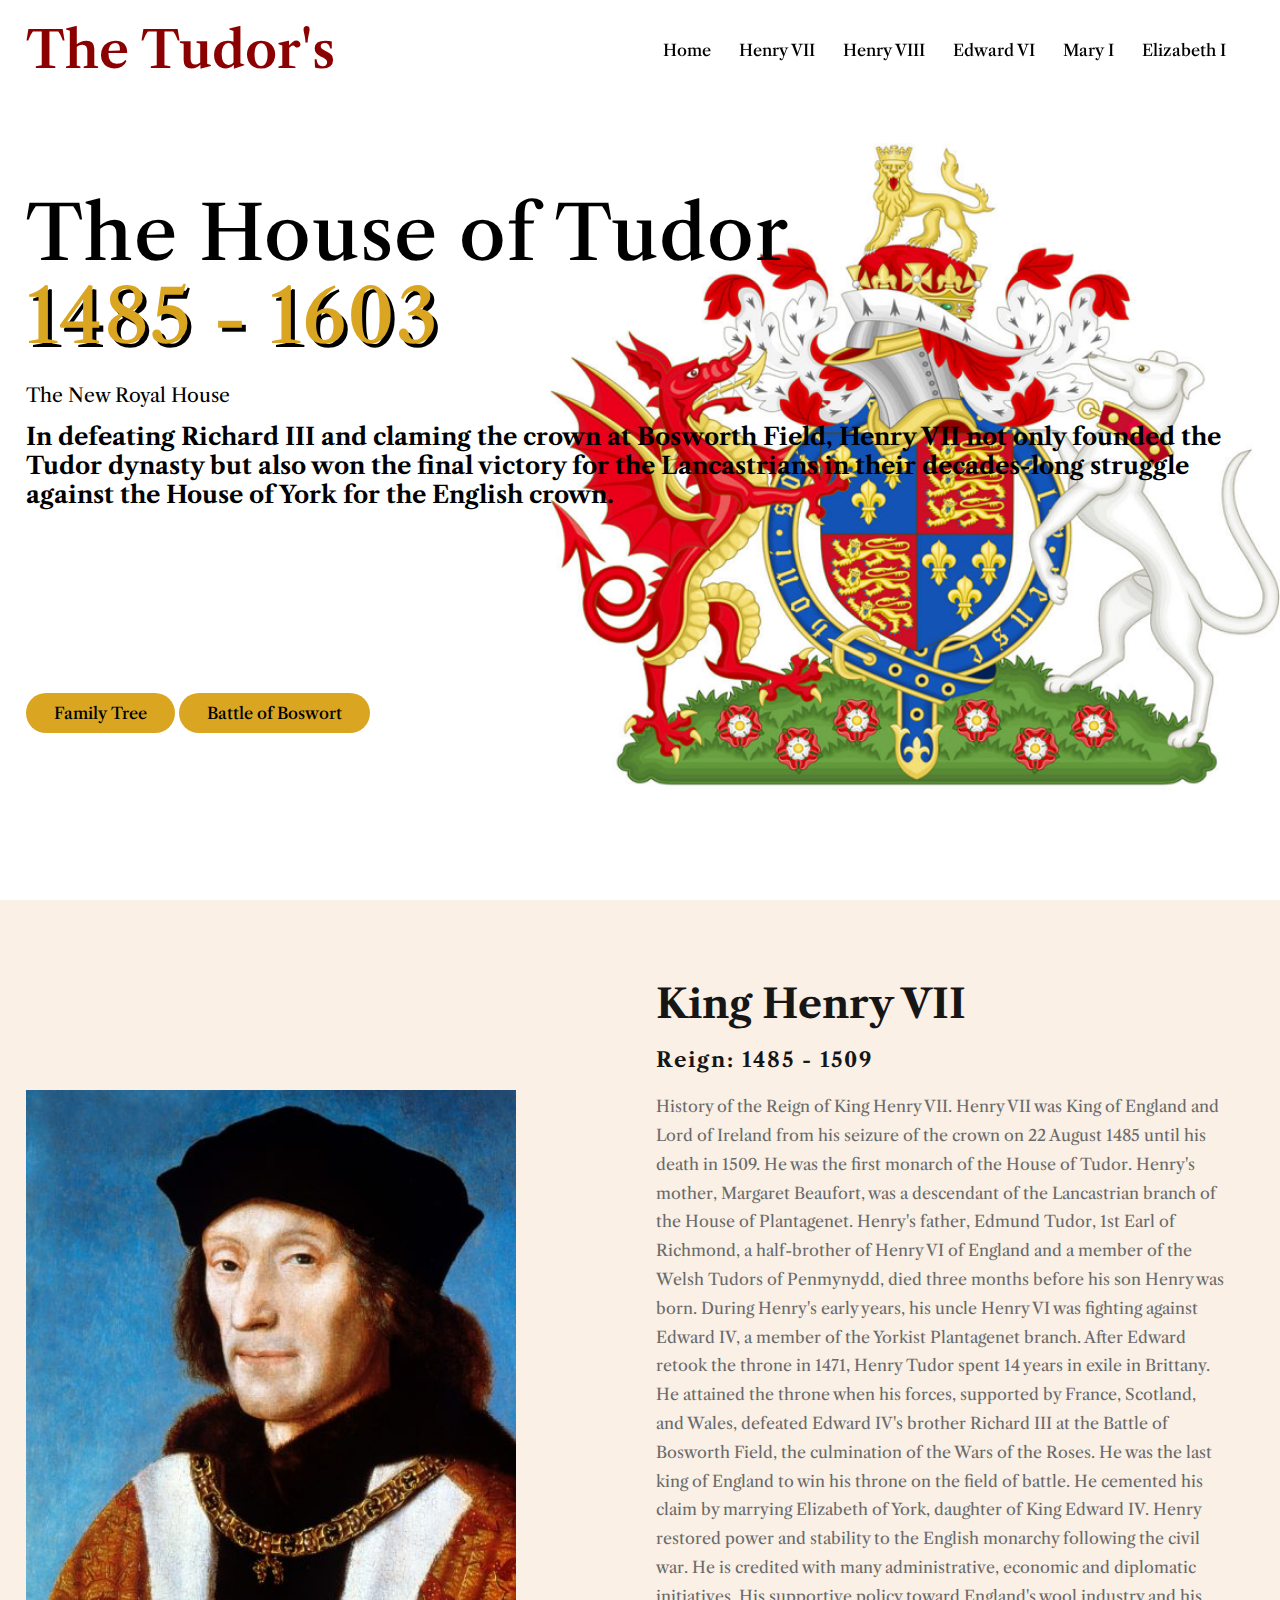
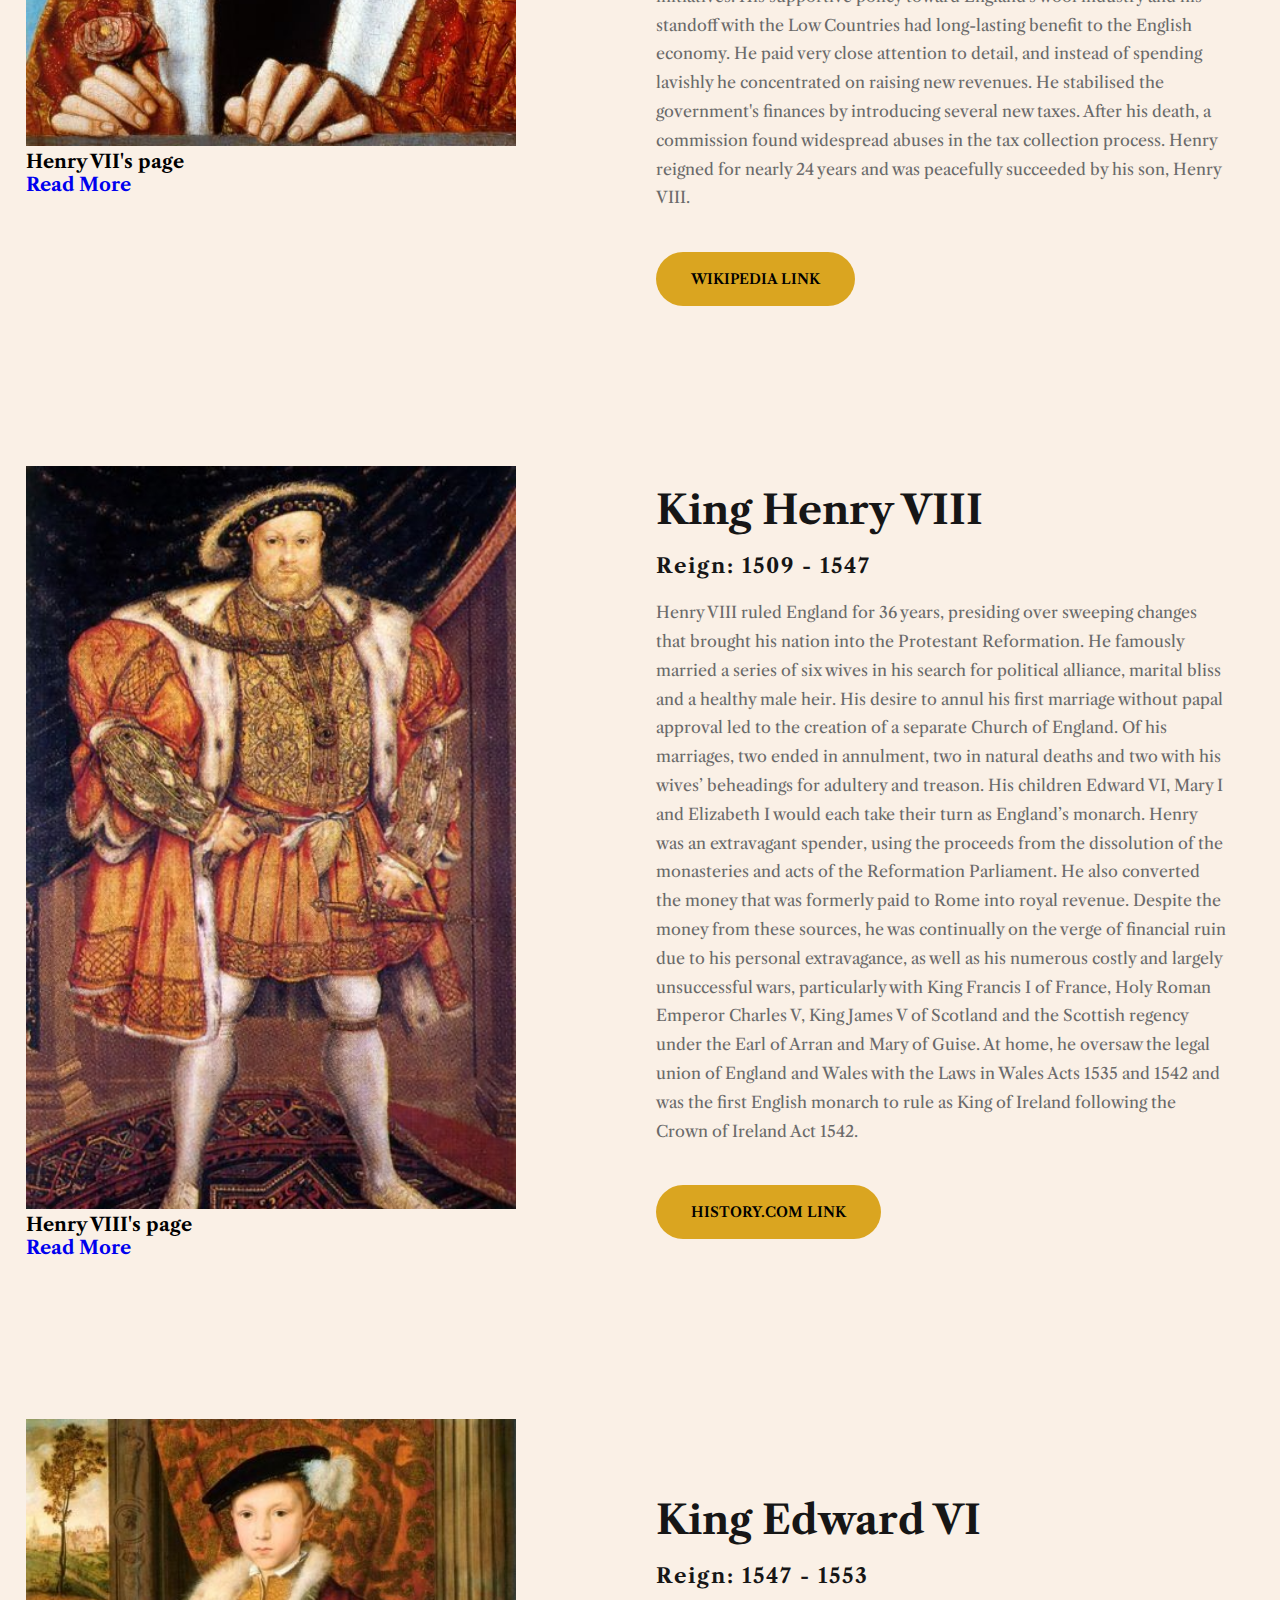
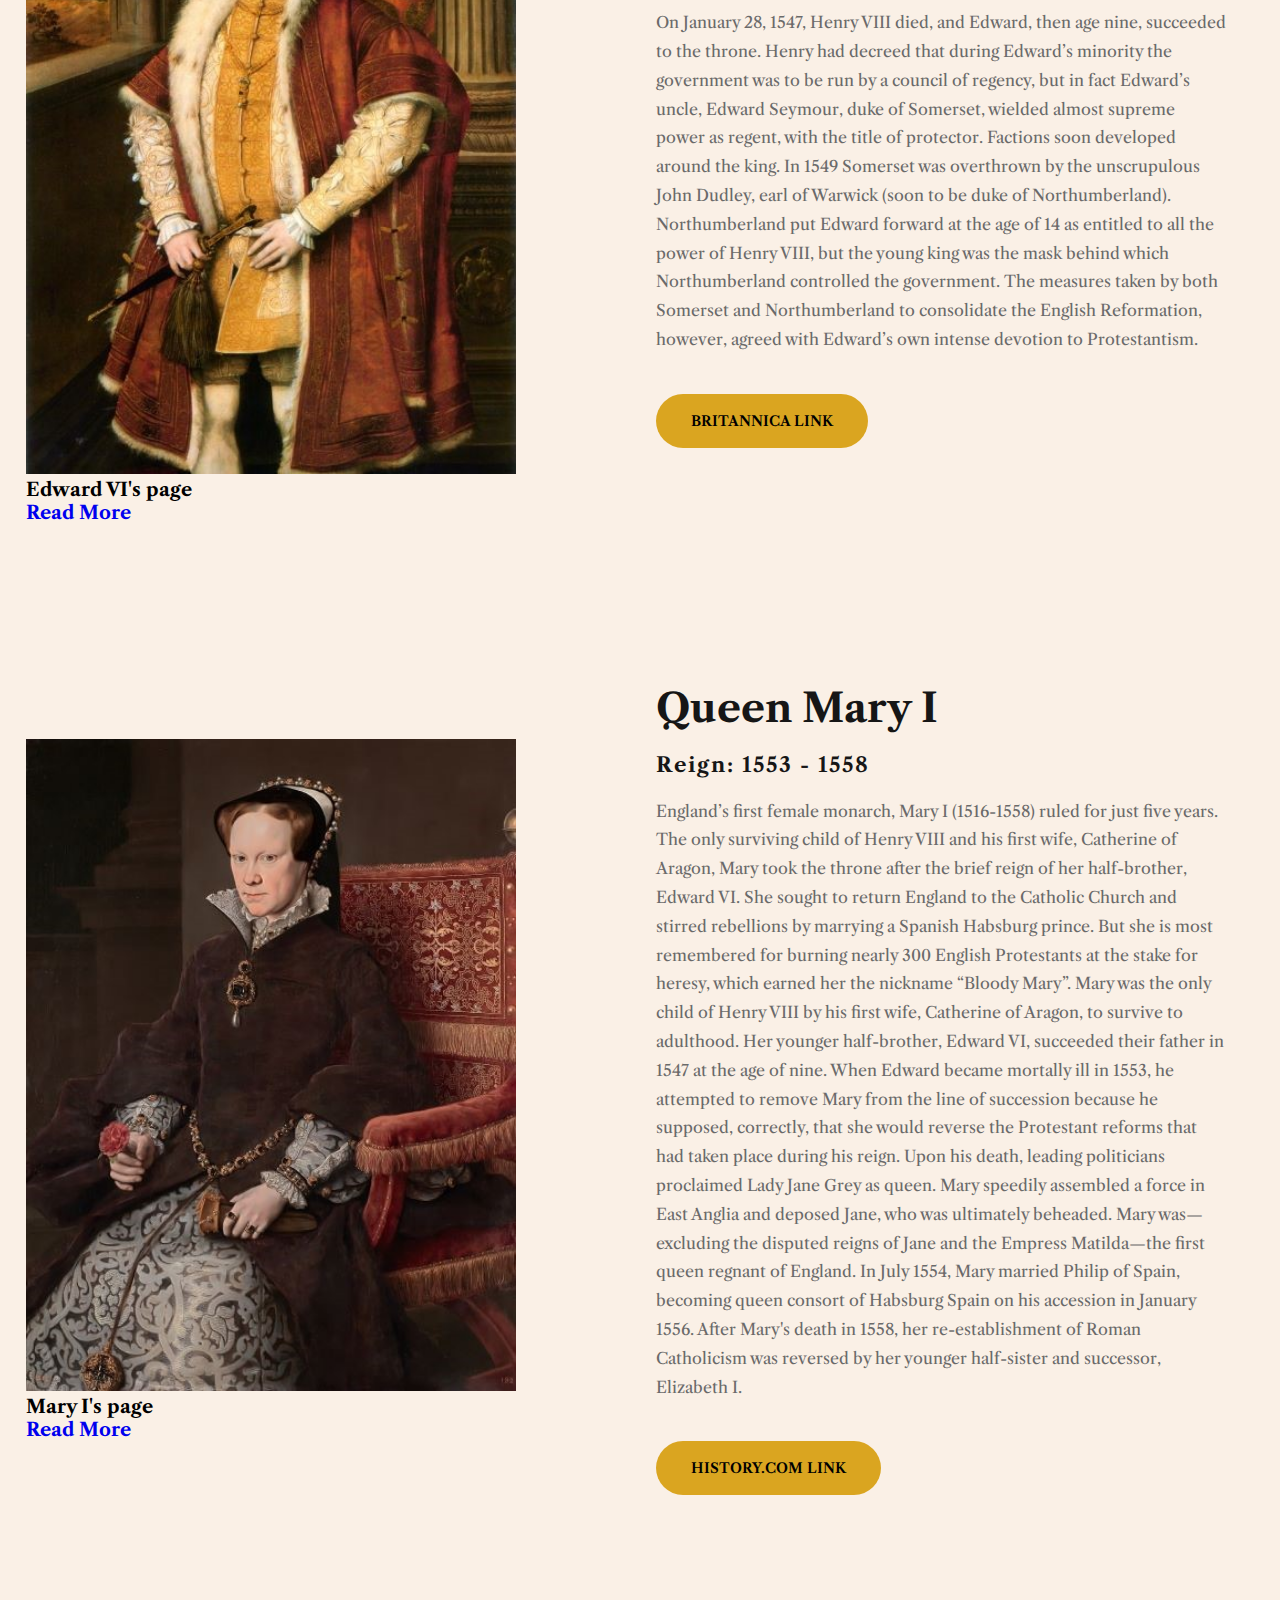
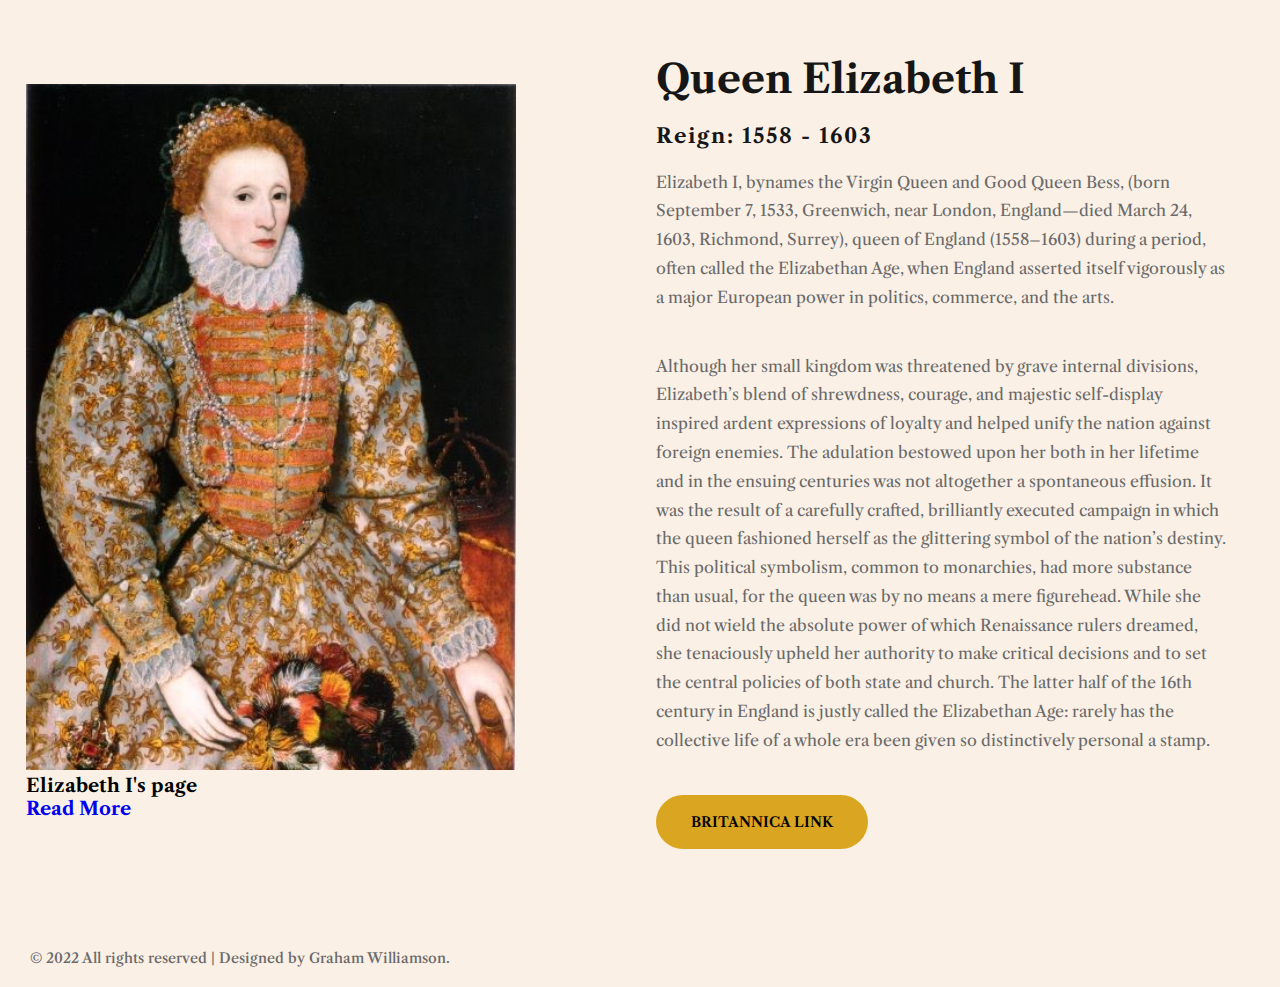
<file: index.html>
<!DOCTYPE html>
<html lang="en">
    <head>
        <!--Content Author Graham Williamson-->
        <!--Project 1 (A Brief History of the Tudors)-->
        <meta charset="utf-8">
        <meta name="viewport" content="width=device-width, initial-scale=1">
        <meta name="description" content="The Tudor Dynesty">
        <title> The Tudors</title>
        <link href="style.css" rel="stylesheet" type="text/css">
        <Link rel="shortcut icon" type="image/png" href="favicon.png">
        <link rel="stylesheet" href="http://unpkg.com/boxicons@latest/css/boxicons.min.css">
        <link rel="preconnect" href="https://fonts.googleapis.com">
        <link rel="preconnect" href="https://fonts.gstatic.com" crossorigin>
        <link href="https://fonts.googleapis.com/css2?family=Libre+Caslon+Text&family=Poppins:ital,wght@1,600&display=swap" rel="stylesheet">    
    </head>
        <body>
        <!--header-->
        <header>
            <a href="#" class="logo">The Tudor's</a>
            <div class="bx bx-menu" id="menu-icon"></div>
            <ul class="navlist">
                <li><a href="#home">Home</a></li>
                <li><a href="#henryVII">Henry VII</a></li>
                <li><a href="#henryVIII">Henry VIII</a></li>
                <li><a href="#edwardVI">Edward VI</a></li>
                <li><a href="#maryI">Mary I</a></li>
                <li><a href="#elizabethI">Elizabeth I</a></li>
            </ul>
        </header>
        <!--Home Page section-->
        <section class="home" id="home">
            <div class="home-text">
                <div style="font-weight: 900;">
                <h1>The House of Tudor <br> <span> 1485 - 1603</span></h1>
                <h4>The New Royal House</h4>
                <p>In defeating Richard III and claming the crown at Bosworth Field,
                    Henry VII not only founded the Tudor dynasty but also won the
                    final victory for the Lancastrians in their decades-long struggle
                    against the House of York for the English crown.
                </p>
                </div>
            </div>
            <div class="h-btn">
                <a href="https://britroyals.com/tudortree.asp" class="sign-in">Family Tree</a>
                <a href="https://en.wikipedia.org/wiki/Battle_of_Bosworth_Field" class="sign-in">Battle of Boswort</a>
            </div>
        </section>
         <!---Henry VII-->
         <section class="henryVII" id="henryVII">
            <div class="about-img">
                <img src="henry7.jpg" alt="picture of king henry VII" >
                <div>
                    <h3>Henry VII's page
                        <br><a href="henry7.html">Read More</a>
                    </h3>
                </div>
            </div>
            <div class="about-text">
                <h2>King Henry VII</h2>
                <h5>Reign: 1485 - 1509</h5>
                <p>History of the Reign of King Henry VII. 
                    Henry VII was King of England and Lord of Ireland from his seizure of the crown 
                    on 22 August 1485 until his death in 1509. He was the first monarch of 
                    the House of Tudor. Henry's mother, Margaret Beaufort, was a descendant 
                    of the Lancastrian branch of the House of Plantagenet. Henry's father, 
                    Edmund Tudor, 1st Earl of Richmond, a half-brother of Henry VI of England 
                    and a member of the Welsh Tudors of Penmynydd, died three months before 
                    his son Henry was born. During Henry's early years, his uncle Henry VI was 
                    fighting against Edward IV, a member of the Yorkist Plantagenet branch. 
                    After Edward retook the throne in 1471, Henry Tudor spent 14 years in 
                    exile in Brittany. He attained the throne when his forces, supported by 
                    France, Scotland, and Wales, defeated Edward IV's brother Richard III at 
                    the Battle of Bosworth Field, the culmination of the Wars of the Roses. 
                    He was the last king of England to win his throne on the field of battle. 
                    He cemented his claim by marrying Elizabeth of York, daughter of King Edward IV.
                    Henry restored power and stability to the English monarchy following the civil war. 
                    He is credited with many administrative, economic and diplomatic initiatives. 
                    His supportive policy toward England's wool industry and his standoff with the 
                    Low Countries had long-lasting benefit to the English economy. He paid very close 
                    attention to detail, and instead of spending lavishly he concentrated on raising 
                    new revenues. He stabilised the government's finances by introducing several new 
                    taxes. After his death, a commission found widespread abuses in the tax collection
                     process. Henry reigned for nearly 24 years and was peacefully succeeded by his son, Henry VIII.
                </p>
                <a href="https://en.wikipedia.org/wiki/History_of_the_Reign_of_King_Henry_VII" target="_blank" class="btn">Wikipedia Link</a>
            </div>
        </section>
    <!---Henry VIII-->
    <section class="henryVIII" id="henryVIII">
       <div class="about-img">
           <img src="henry8.jpg" alt="picture of king henry VIII" >
           <div>
            <h3>Henry VIII's page
                <br><a href="henry8.html">Read More</a>
            </h3>
        </div>
       </div>
       <div class="about-text">
           <h2>King Henry VIII</h2>
           <h5>Reign: 1509 - 1547</h5>
           <p>Henry VIII ruled England for 36 years, presiding over sweeping 
            changes that brought his nation into the Protestant Reformation. He 
            famously married a series of six wives in his search for political 
            alliance, marital bliss and a healthy male heir. His desire to annul 
            his first marriage without papal approval led to the creation of a 
            separate Church of England. Of his marriages, two ended in annulment, 
            two in natural deaths and two with his wives’ beheadings for adultery
             and treason. His children Edward VI, Mary I and Elizabeth I would each 
             take their turn as England’s monarch. Henry was an extravagant spender, 
             using the proceeds from the dissolution of the monasteries and acts of 
             the Reformation Parliament. He also converted the money that was formerly 
             paid to Rome into royal revenue. Despite the money from these sources, 
             he was continually on the verge of financial ruin due to his personal 
             extravagance, as well as his numerous costly and largely unsuccessful 
             wars, particularly with King Francis I of France, Holy Roman Emperor 
             Charles V, King James V of Scotland and the Scottish regency under the 
             Earl of Arran and Mary of Guise. At home, he oversaw the legal union of 
             England and Wales with the Laws in Wales Acts 1535 and 1542 and was the 
             first English monarch to rule as King of Ireland following the Crown of 
             Ireland Act 1542.
           </p>
           <a href="https://www.history.com/topics/british-history/henry-viii" target="_blank" class="btn">History.com Link</a>
       </div>
   </section>
<!---Edward VI-->
<section class="edwardVI" id="edwardVI">
   <div class="about-img">
       <img src="edward6.jpg" alt="picture of boy king edward VI" >
       <div>
        <h3>Edward VI's page
            <br><a href="edward6.html">Read More</a>
        </h3>
    </div>
   </div>
   <div class="about-text">
       <h2>King Edward VI</h2>
       <h5>Reign: 1547 - 1553</h5>
       <p>On January 28, 1547, Henry VIII died, and Edward, then age nine, succeeded to the throne.
         Henry had decreed that during Edward’s minority the government was to be run by a council of regency,
          but in fact Edward’s uncle, Edward Seymour, duke of Somerset, wielded almost supreme power as regent, 
          with the title of protector. Factions soon developed around the king. In 1549 Somerset was overthrown
           by the unscrupulous John Dudley, earl of Warwick (soon to be duke of Northumberland). Northumberland 
           put Edward forward at the age of 14 as entitled to all the power of Henry VIII, but the young king was
            the mask behind which Northumberland controlled the government. The measures taken by both Somerset and
             Northumberland to consolidate the English Reformation, however, agreed with Edward’s own intense devotion to Protestantism.
        </p>
       <a href="https://www.britannica.com/biography/Edward-VI" target="_blank" class="btn">Britannica Link</a>
   </div>
</section>
<!---Mary I-->
<section class="maryI" id="maryI">
   <div class="about-img">
       <img src="mary1.jpg" alt="picture of queen mary I, Bloody mary">
       <div>
        <h3>Mary I's page
            <br><a href="mary1.html">Read More</a>
        </h3>
    </div>
   </div>
   <div class="about-text">
       <h2>Queen Mary I</h2>
       <h5>Reign: 1553 - 1558</h5>
       <p>England’s first female monarch, Mary I (1516-1558) ruled for just five years.
         The only surviving child of Henry VIII and his first wife, Catherine of Aragon,
          Mary took the throne after the brief reign of her half-brother, Edward VI.
           She sought to return England to the Catholic Church and stirred rebellions 
           by marrying a Spanish Habsburg prince. But she is most remembered for burning 
           nearly 300 English Protestants at the stake for heresy, which earned her the 
           nickname “Bloody Mary”. Mary was the only child of Henry VIII by his first wife, 
           Catherine of Aragon, to survive to adulthood. Her younger half-brother, Edward VI, 
           succeeded their father in 1547 at the age of nine. When Edward became mortally ill 
           in 1553, he attempted to remove Mary from the line of succession because he supposed, 
           correctly, that she would reverse the Protestant reforms that had taken place during 
           his reign. Upon his death, leading politicians proclaimed Lady Jane Grey as queen. 
           Mary speedily assembled a force in East Anglia and deposed Jane, who was ultimately 
           beheaded. Mary was—excluding the disputed reigns of Jane and the Empress Matilda—the 
           first queen regnant of England. In July 1554, Mary married Philip of Spain, becoming 
           queen consort of Habsburg Spain on his accession in January 1556. After Mary's death in 1558, 
           her re-establishment of Roman Catholicism was reversed by her younger half-sister and successor, 
           Elizabeth I.
        </p>
       <a href="https://www.history.com/topics/british-history/mary-i" target="_blank" class="btn">History.com Link</a>
   </div>
</section>
<!---Elizabeth I-->
<section class="elizabethI" id="elizabethI">
    <div class="about-img">
        <img src="elizabeth1.jpg" alt="picture of queen elizabeth I, the virgin queen">
        <div>
            <h3>Elizabeth I's page
                <br><a href="elizabeth1.html">Read More</a>
            </h3>
        </div>
    </div>
    <div class="about-text">
        <h2>Queen Elizabeth I</h2>
        <h5>Reign: 1558 - 1603</h5>
        <p>Elizabeth I, bynames the Virgin Queen and Good Queen Bess, 
            (born September 7, 1533, Greenwich, near London, England—died March 24, 1603,
             Richmond, Surrey), queen of England (1558–1603) during a period, often 
             called the Elizabethan Age, when England asserted itself vigorously as a 
             major European power in politics, commerce, and the arts.
         </p>
         <p>
            Although her small kingdom was threatened by grave internal divisions,
             Elizabeth’s blend of shrewdness, courage, and majestic self-display 
             inspired ardent expressions of loyalty and helped unify the nation
             against foreign enemies. The adulation bestowed upon her both in her
             lifetime and in the ensuing centuries was not altogether a spontaneous
             effusion. It was the result of a carefully crafted, brilliantly
             executed campaign in which the queen fashioned herself as the 
             glittering symbol of the nation’s destiny. This political symbolism,
             common to monarchies, had more substance than usual, for the queen 
             was by no means a mere figurehead. While she did not wield the
             absolute power of which Renaissance rulers dreamed, she tenaciously
             upheld her authority to make critical decisions and to set the 
             central policies of both state and church. The latter half of the 
             16th century in England is justly called the Elizabethan Age: rarely
             has the collective life of a whole era been given so distinctively
             personal a stamp.
         </p>
        <a href="https://www.britannica.com/biography/Elizabeth-I" target="_blank" class="btn">Britannica Link</a>
    </div>
 </section>

  <!--copyright-->
  <div class="copyright">
    <p>© 2022 All rights reserved | Designed by Graham Williamson.</p>
   </div>

<!--link to javascript-->
<script src="script.js"></script>


</body>

<!--Content influenced and provided by Wikipedia, britannica.com and History.com-->
    
</html>
</file>
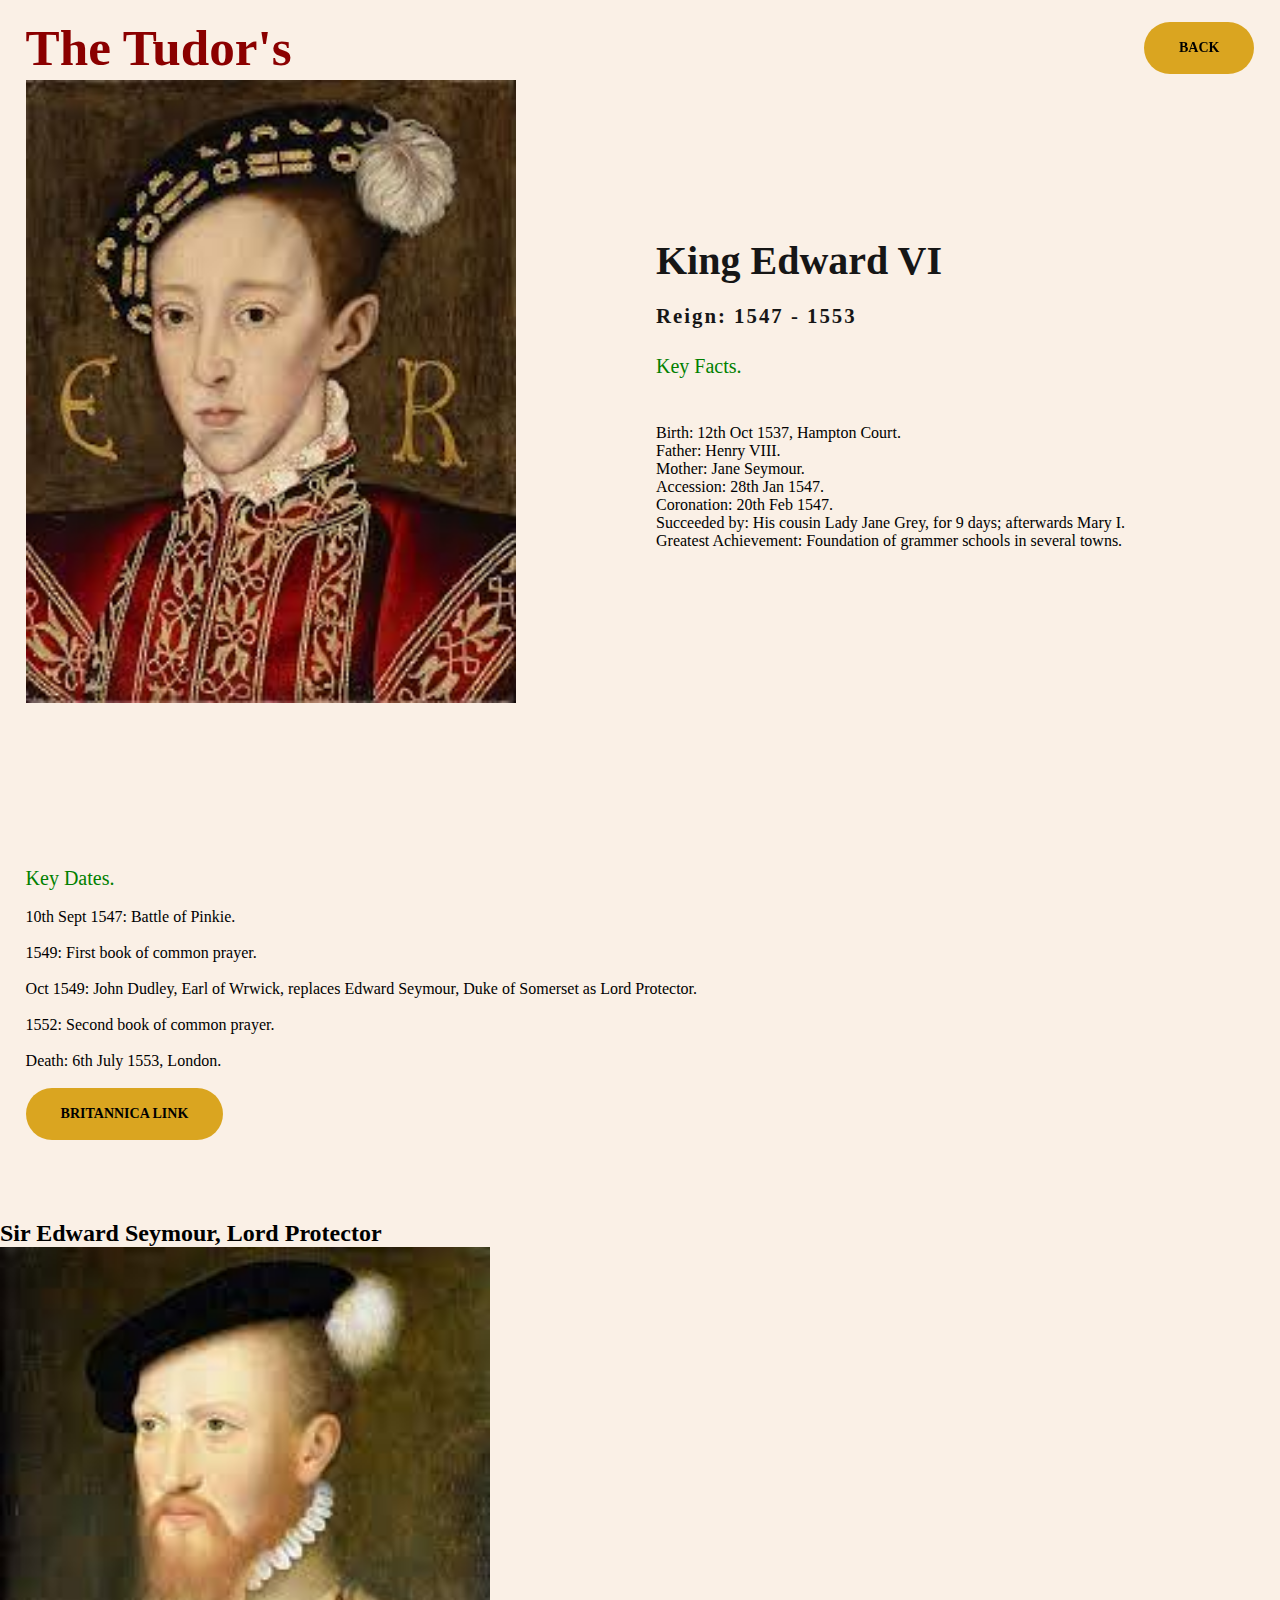
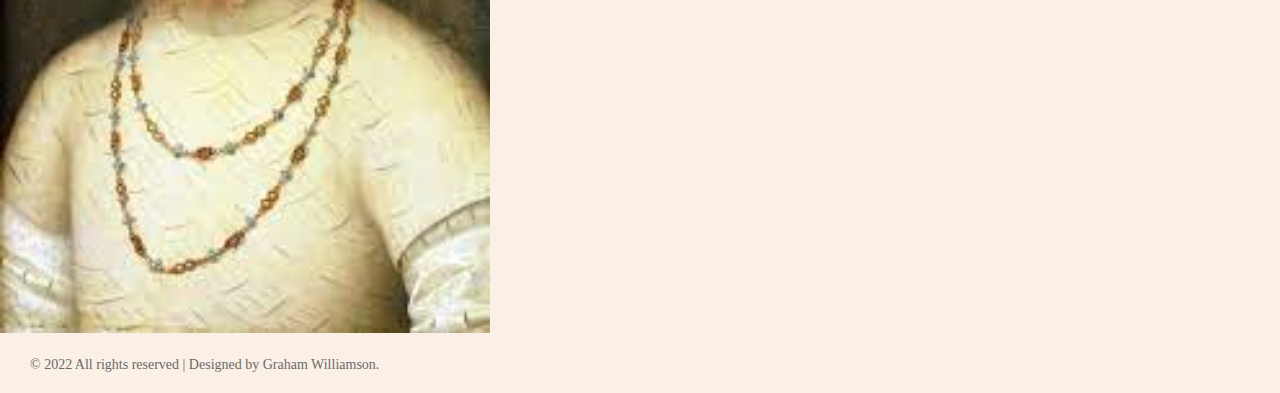
<file: edward6.html>
<!DOCTYPE html>
<html lang="en">
    <head>
        <!--Content Author Graham Williamson-->
        <!--Project 1 (A Brief History of the Tudors)-->
        <!--Page on Edward VI-->
        <meta charset="utf-8">
        <meta name="viewport" content="width=device-width, initial-scale=1">
        <meta name="description" content="The Tudor Dynesty">
        <title> The Tudors</title>
        <link href="style.css" rel="stylesheet" type="text/css"/>
        <Link rel="shortcut icon" type="image/png" href="favicon.png">
        <link rel="stylesheet" href="http://unpkg.com/boxicons@latest/css/boxicons.min.css">
        <link rel="preconnect" href="https://fonts.googleapis.com">
        <link rel="preconnect" href="https://fonts.gstatic.com" crossorigin>
        <link href="https://fonts.googleapis.com/css2?family=Poppins:ital,wght@1,600&display=swap" rel="stylesheet">    
    </head>
     <body>
        <!--header-->
        <header>
            <a href="#" class="logo">The Tudor's</a>
            <div class="bx bx-menu" id="menu-icon"></div>
                <li><a href="index.html" class="btn">back</a></li>
        </header>
        <section class="edwardVI" id="edwardVI">
            <div class="about-img">
                <img src="edward6_1.jpeg" alt="picture of king edward VI" >
            </div>
            <div class="about-text">
                <h2>King Edward VI</h2>
                <h5>Reign: 1547 - 1553</h5>
                <p style="color: green; font-size: 20px;">
                    Key Facts.
                </p>
                <!--Key Facts-->
                    <ul>
                        <li>Birth: 12th Oct 1537, Hampton Court.</li>
                        <li>Father: Henry VIII.</li>
                        <li>Mother: Jane Seymour.</li>
                        <li>Accession: 28th Jan 1547.</li>
                        <li>Coronation: 20th Feb 1547.</li>
                        <li>Succeeded by: His cousin Lady Jane Grey, for 9 days; afterwards Mary I.</li>
                        <li>Greatest Achievement: Foundation of grammer schools in several towns.</li>
                        <li></li>
                    </ul>
            </div>
        </section>
        <section>
            <p style="color: green; font-size: 20px;">
                Key Dates.
            </p>
            <br>
            <!--Key Dates-->
                <ul>
                    <li>10th Sept 1547: Battle of Pinkie.</li>
                    <br>
                    <li>1549: First book of common prayer.</li>
                    <br>
                    <li>Oct 1549: John Dudley, Earl of Wrwick, replaces Edward Seymour, Duke of Somerset as Lord Protector.</li>
                    <br>
                    <li>1552: Second book of common prayer.</li>
                    <br>
                    <li>Death: 6th July 1553, London.</li>
                </ul>
                <br>
                <a href="https://www.britannica.com/biography/Edward-VI" class="btn">Britannica Link</a>
            </section>
        <!--Pictures-->
        <div class="about-img">
            <h2>Sir Edward Seymour, Lord Protector</h2>
            <img src="edward.seymour.jpeg" alt="Sir Edward Seymour, Lord Protector" >
        </div>
    </body>
<!--copyright-->
<footer>
<div class="copyright">
    <p>© 2022 All rights reserved | Designed by Graham Williamson.</p>
   </div>
</footer>

<!--link to javascript-->
<script type="text/javascript" src="script.js"></script>


<!--Content influenced and provided by Wikipedia, britannica.com and History.com-->
   
</html>
</file>
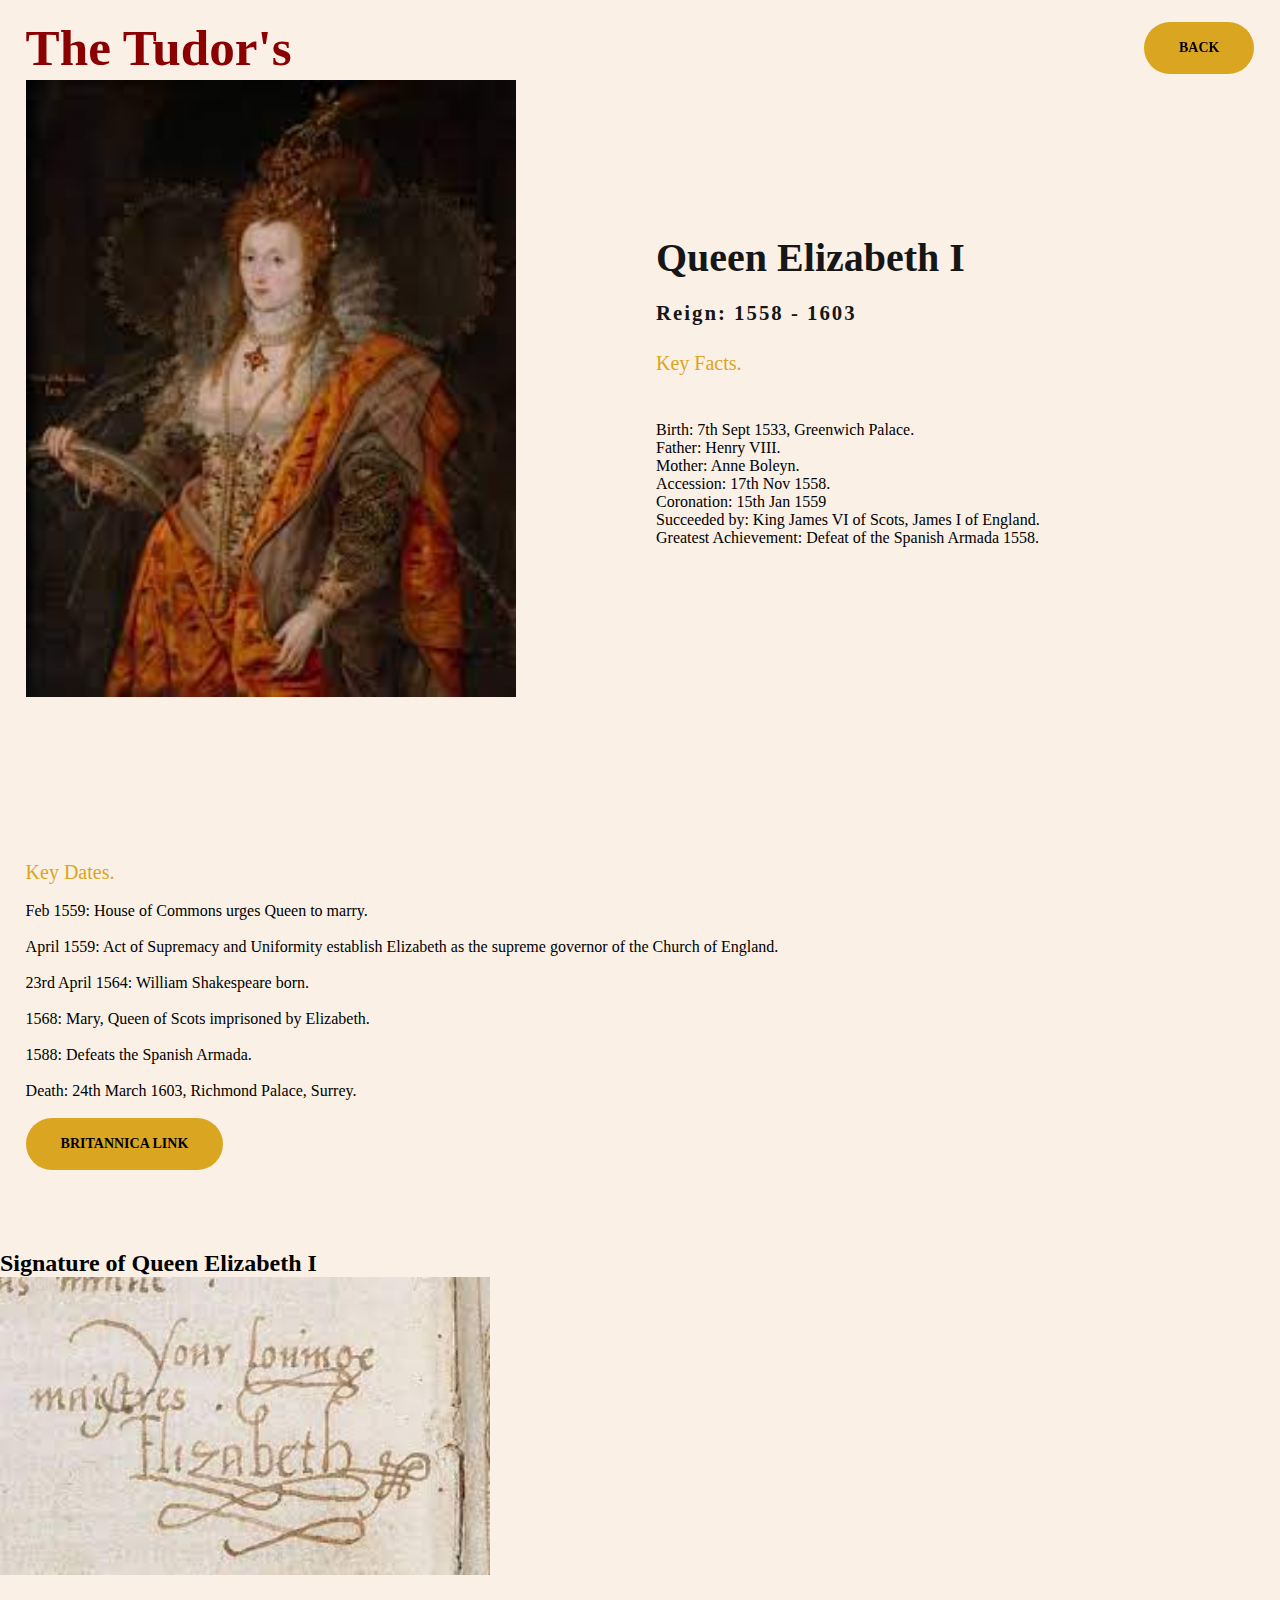
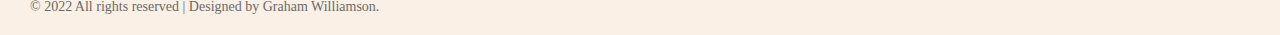
<file: elizabeth1.html>
<!DOCTYPE html>
<html lang="en">
    <head>
        <!--Content Author Graham Williamson-->
        <!--Project 1 (A Brief History of the Tudors)-->
        <!--Page on Elizabeth I-->
        <meta charset="utf-8">
        <meta name="viewport" content="width=device-width, initial-scale=1">
        <meta name="description" content="The Tudor Dynesty">
        <title> The Tudors</title>
        <link href="style.css" rel="stylesheet" type="text/css"/>
        <Link rel="shortcut icon" type="image/png" href="favicon.png">
        <link rel="stylesheet" href="http://unpkg.com/boxicons@latest/css/boxicons.min.css">
        <link rel="preconnect" href="https://fonts.googleapis.com">
        <link rel="preconnect" href="https://fonts.gstatic.com" crossorigin>
        <link href="https://fonts.googleapis.com/css2?family=Poppins:ital,wght@1,600&display=swap" rel="stylesheet">    
    </head>
     <body>
        <!--header-->
        <header>
            <a href="#" class="logo">The Tudor's</a>
            <div class="bx bx-menu" id="menu-icon"></div>
                <li><a href="index.html" class="btn">back</a></li>
        </header>
        <section class="edwardVI" id="edwardVI">
            <div class="about-img">
                <img src="elizbeth1_1.jpeg" alt="picture of Queen ElizabethI" >
            </div>
            <div class="about-text">
                <h2>Queen Elizabeth I</h2>
                <h5>Reign: 1558 - 1603</h5>
                <p style="color: goldenrod; font-size: 20px;">
                    Key Facts.
                </p>
                <!--Key Facts-->
                    <ul>
                        <li>Birth: 7th Sept 1533, Greenwich Palace.</li>
                        <li>Father: Henry VIII.</li>
                        <li>Mother: Anne Boleyn.</li>
                        <li>Accession: 17th Nov 1558.</li>
                        <li>Coronation: 15th Jan 1559</li>
                        <li>Succeeded by: King James VI of Scots, James I of England.</li>
                        <li>Greatest Achievement: Defeat of the Spanish Armada 1558.</li>
                    </ul>
            </div>
        </section>
        <section>
            <p style="color: goldenrod; font-size: 20px;">
                Key Dates.
            </p>
            <br>
            <!--Key Dates-->
                <ul>
                    <li>Feb 1559: House of Commons urges Queen to marry.</li>
                    <br>
                    <li>April 1559: Act of Supremacy and Uniformity establish Elizabeth as the supreme governor of the Church of England.</li>
                    <br>
                    <li>23rd April 1564: William Shakespeare born.</li>
                    <br>
                    <li>1568: Mary, Queen of Scots imprisoned by Elizabeth.</li>
                    <br>
                    <li>1588: Defeats the Spanish Armada.</li>
                    <br>
                    <li>Death: 24th March 1603, Richmond Palace, Surrey.</li>
                </ul>
                <br>
                <a href="https://www.britannica.com/biography/Elizabeth-I" class="btn">Britannica Link</a>
            </section>
        <!--Pictures-->
        <div class="about-img">
            <h2>Signature of Queen Elizabeth I</h2>
            <img src="signature.jpeg" alt="Signature of Queen Elizabeth I" >
        </div>
    </body>
<!--copyright-->
<footer>
<div class="copyright">
    <p>© 2022 All rights reserved | Designed by Graham Williamson.</p>
   </div>
</footer>

<!--link to javascript-->
<script type="text/javascript" src="script.js"></script>


<!--Content influenced and provided by Wikipedia, britannica.com and History.com-->
   
</html>
</file>
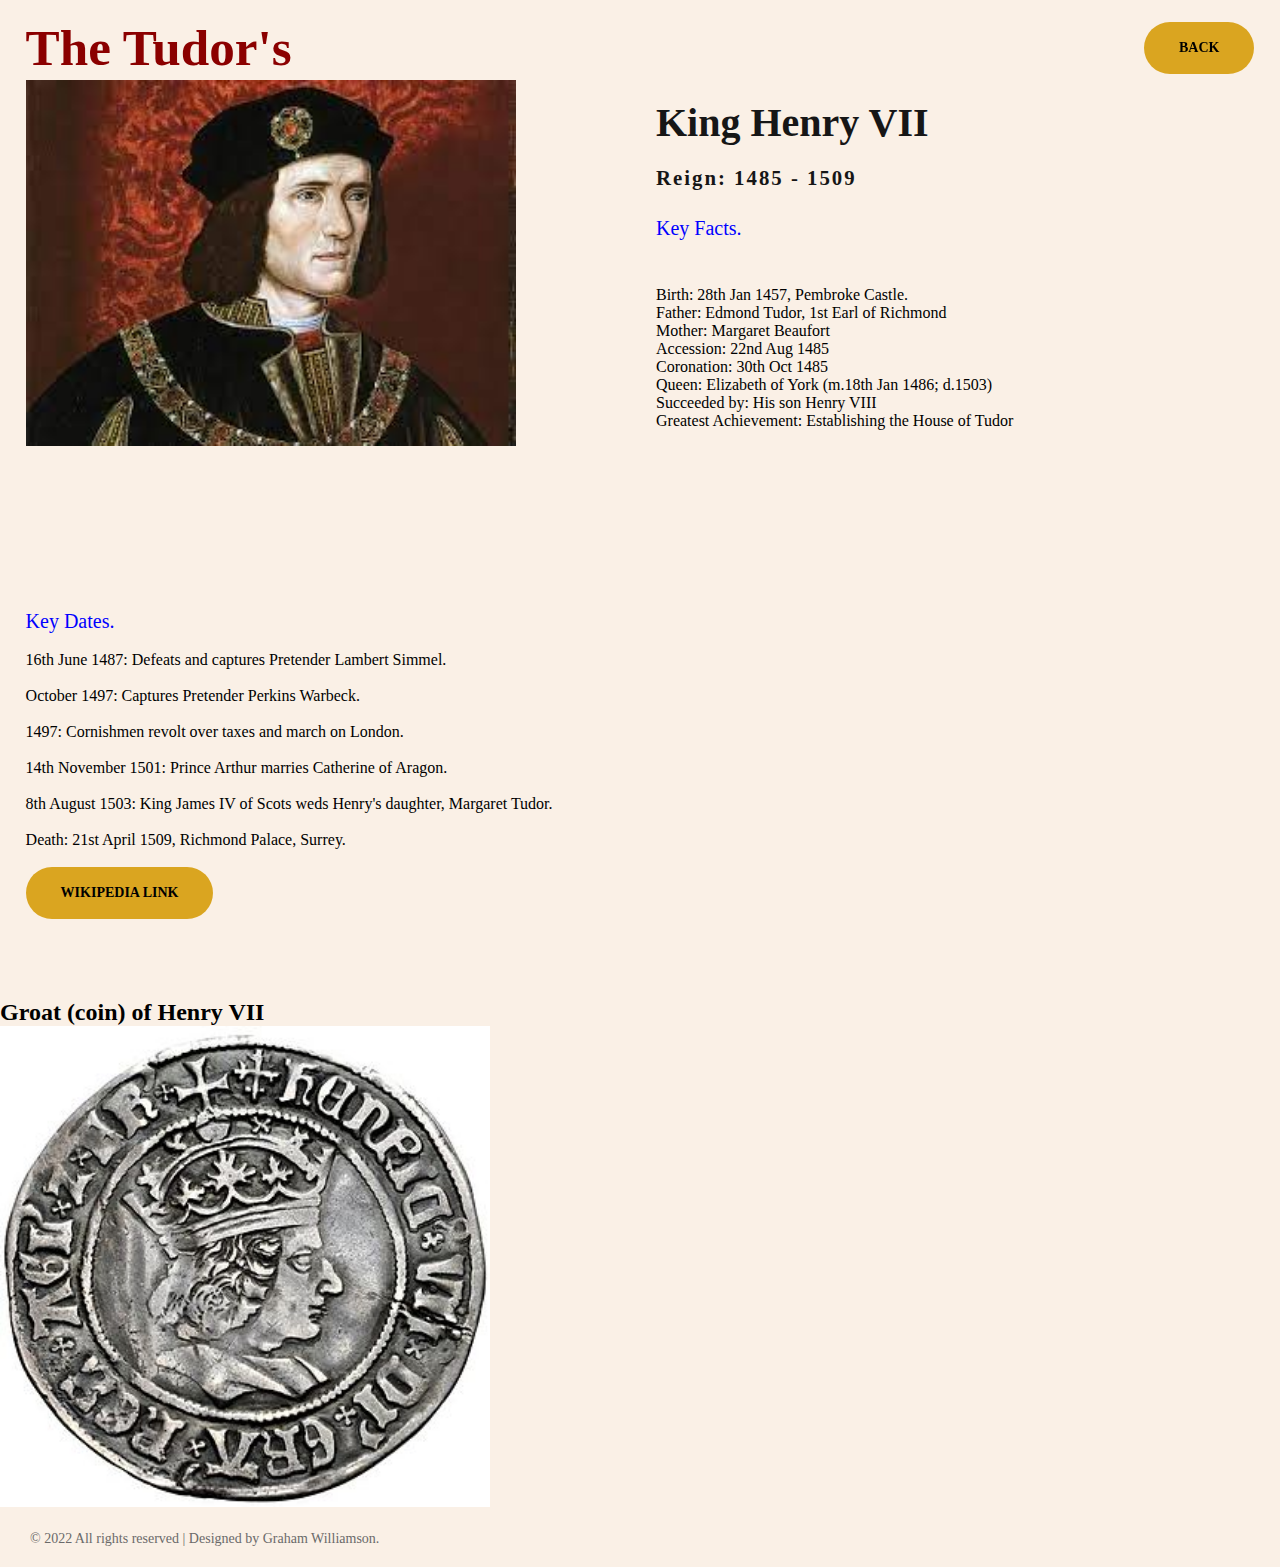
<file: henry7.html>
<!DOCTYPE html>
<html lang="en">
    <head>
        <!--Content Author Graham Williamson-->
        <!--Project 1 (A Brief History of the Tudors)-->
        <!--Page on Henry VII-->
        <meta charset="utf-8">
        <meta name="viewport" content="width=device-width, initial-scale=1">
        <meta name="description" content="The Tudor Dynesty">
        <title> The Tudors</title>
        <link href="style.css" rel="stylesheet" type="text/css"/>
        <Link rel="shortcut icon" type="image/png" href="favicon.png">
        <link rel="stylesheet" href="http://unpkg.com/boxicons@latest/css/boxicons.min.css">
        <link rel="preconnect" href="https://fonts.googleapis.com">
        <link rel="preconnect" href="https://fonts.gstatic.com" crossorigin>
        <link href="https://fonts.googleapis.com/css2?family=Poppins:ital,wght@1,600&display=swap" rel="stylesheet">    
    </head>
     <body>
        <!--header-->
        <header>
            <a href="#" class="logo">The Tudor's</a>
            <div class="bx bx-menu" id="menu-icon"></div>
                <li><a href="index.html" class="btn">back</a></li>
        </header>
        <section class="henryVII" id="henryVII">
            <div class="about-img">
                <img src="henry7_1.jpg" alt="picture of king henry VII" >
            </div>
            <div class="about-text">
                <h2>King Henry VII</h2>
                <h5>Reign: 1485 - 1509</h5>
                <p style="color: blue; font-size: 20px;">
                    Key Facts.
                </p>
                <!--Key Facts-->
                    <ul>
                        <li>Birth: 28th Jan 1457, Pembroke Castle.</li>
                        <li>Father: Edmond Tudor, 1st Earl of Richmond</li>
                        <li>Mother: Margaret Beaufort</li>
                        <li>Accession: 22nd Aug 1485</li>
                        <li>Coronation: 30th Oct 1485</li>
                        <li>Queen: Elizabeth of York (m.18th Jan 1486; d.1503)</li>
                        <li>Succeeded by: His son Henry VIII</li>
                        <li>Greatest Achievement: Establishing the House of Tudor</li>
                        <li></li>
                    </ul>
            </div>
        </section>
        <section>
            <p style="color: blue; font-size: 20px;">
                Key Dates.
            </p>
            <br>
            <!--Key Dates-->
                <ul>
                    <li>16th June 1487: Defeats and captures Pretender Lambert Simmel.</li>
                    <br>
                    <li>October 1497: Captures Pretender Perkins Warbeck.</li>
                    <br>
                    <li>1497: Cornishmen revolt over taxes and march on London.</li>
                    <br>
                    <li>14th November 1501: Prince Arthur marries Catherine of Aragon.</li>
                    <br>
                    <li>8th August 1503: King James IV of Scots weds Henry's daughter, Margaret Tudor.</li>
                    <br>
                    <li>Death: 21st April 1509, Richmond Palace, Surrey.</li>
                </ul>
                <br>
            <a href="https://en.wikipedia.org/wiki/History_of_the_Reign_of_King_Henry_VII" class="btn">Wikipedia Link</a>
        </section>
        <!--Pictures-->
        <div class="about-img">
            <h2>Groat (coin) of Henry VII</h2>
            <img src="Henry_VII_groat.jpg" alt="Groat of King Henry VII" >
        </div>
    </body>
<!--copyright-->
<footer>
<div class="copyright">
    <p>© 2022 All rights reserved | Designed by Graham Williamson.</p>
   </div>
</footer>

<!--link to javascript-->
<script type="text/javascript" src="script.js"></script>


<!--Content influenced and provided by Wikipedia, britannica.com and History.com-->
   
</html>
</file>
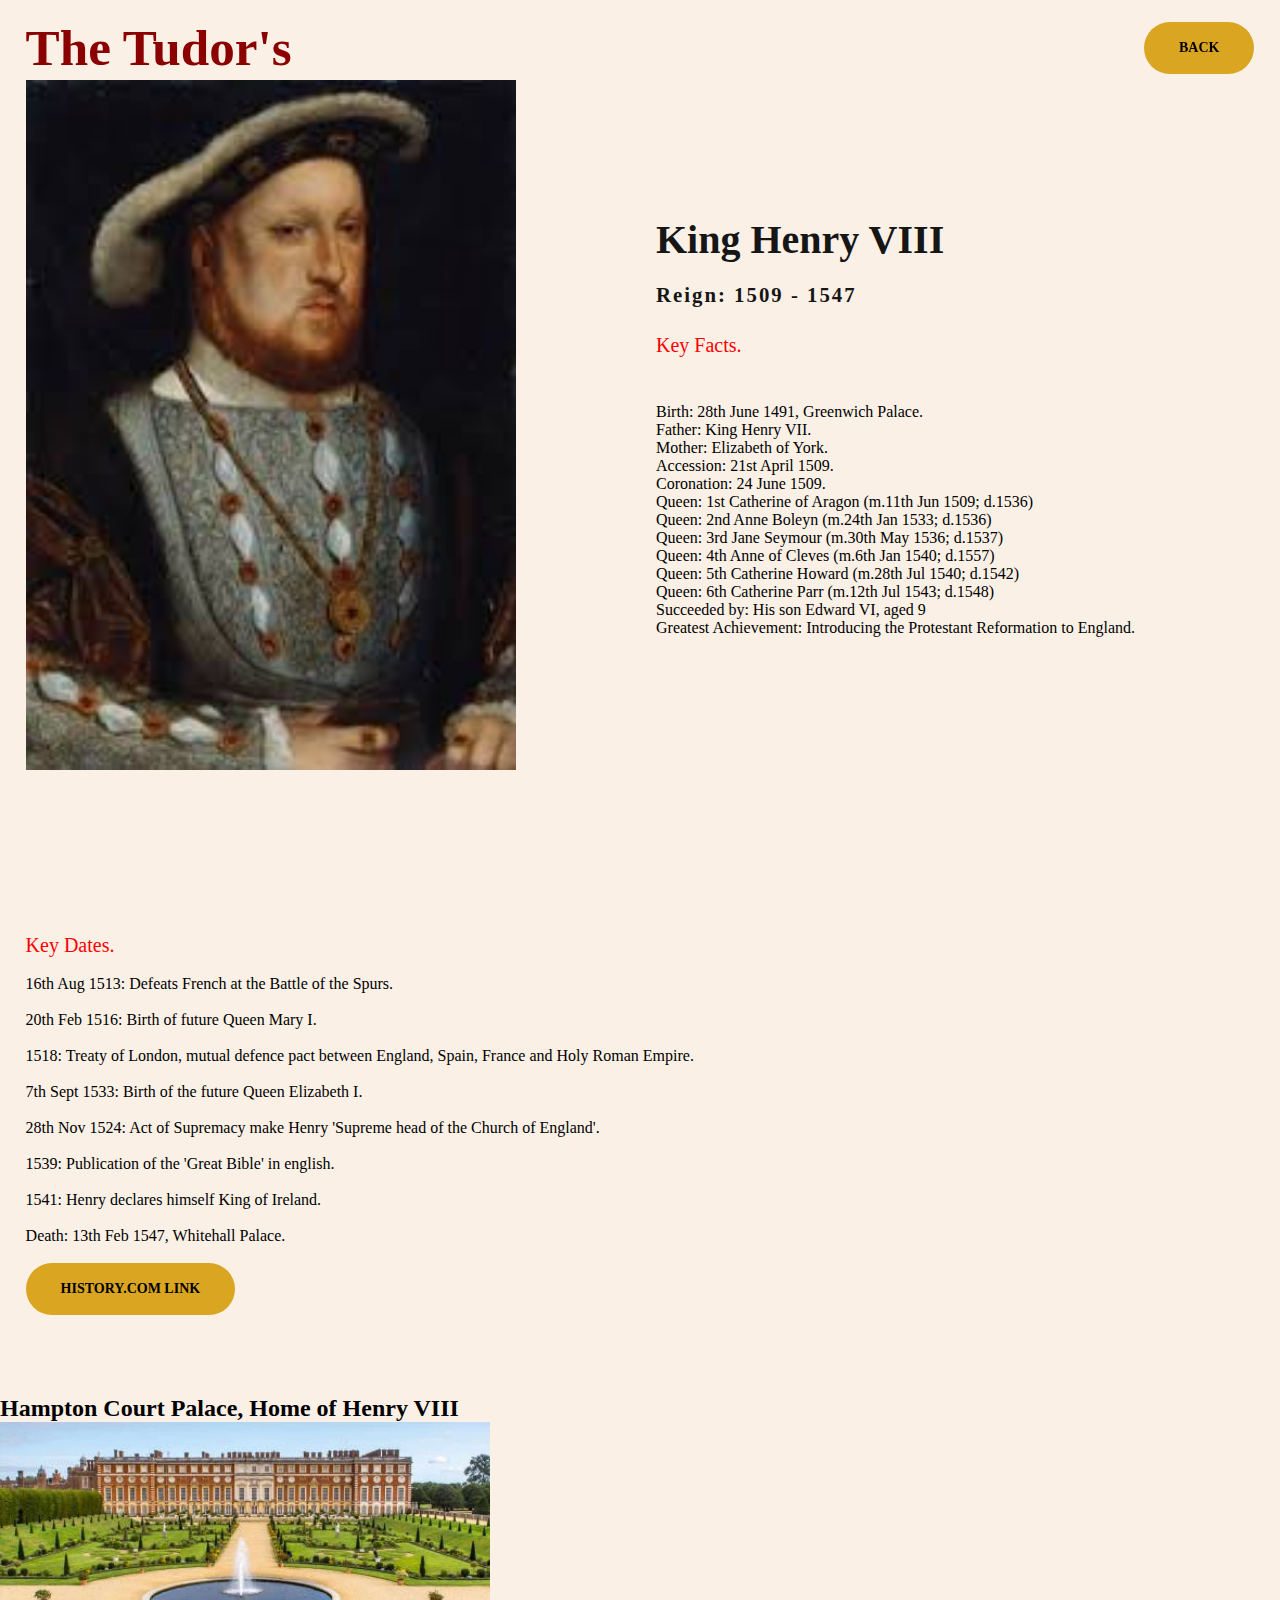
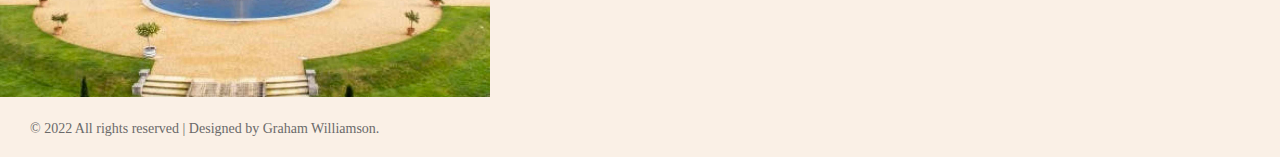
<file: henry8.html>
<!DOCTYPE html>
<html lang="en">
    <head>
        <!--Content Author Graham Williamson-->
        <!--Project 1 (A Brief History of the Tudors)-->
        <!--Page on Henry VIII-->
        <meta charset="utf-8">
        <meta name="viewport" content="width=device-width, initial-scale=1">
        <meta name="description" content="The Tudor Dynesty">
        <title> Henry VIII</title>
        <link href="style.css" rel="stylesheet" type="text/css"/>
        <Link rel="shortcut icon" type="image/png" href="favicon.png">
        <link rel="stylesheet" href="http://unpkg.com/boxicons@latest/css/boxicons.min.css">
        <link rel="preconnect" href="https://fonts.googleapis.com">
        <link rel="preconnect" href="https://fonts.gstatic.com" crossorigin>
        <link href="https://fonts.googleapis.com/css2?family=Poppins:ital,wght@1,600&display=swap" rel="stylesheet">    
    </head>
     <body>
        <!--header-->
        <header>
            <a href="#" class="logo">The Tudor's</a>
            <div class="bx bx-menu" id="menu-icon"></div>
                <li><a href="index.html" class="btn">back</a></li>
        </header>
        <section class="henryVIII" id="henryVIII">
            <div class="about-img">
                <img src="henry8_1.jpg" alt="picture of king henry VIII" >
            </div>
            <div class="about-text">
                <h2>King Henry VIII</h2>
                <h5>Reign: 1509 - 1547</h5>
                <p style="color: red; font-size: 20px;">
                    Key Facts.
                </p>
                <!--Key Facts-->
                    <ul>
                        <li>Birth: 28th June 1491, Greenwich Palace.</li>
                        <li>Father: King Henry VII.</li>
                        <li>Mother: Elizabeth of York.</li>
                        <li>Accession: 21st April 1509.</li>
                        <li>Coronation: 24 June 1509.</li>
                        <li>Queen: 1st Catherine of Aragon (m.11th Jun 1509; d.1536)</li>
                        <li>Queen: 2nd Anne Boleyn (m.24th Jan 1533; d.1536)</li>
                        <li>Queen: 3rd Jane Seymour (m.30th May 1536; d.1537)</li>
                        <li>Queen: 4th Anne of Cleves (m.6th Jan 1540; d.1557)</li>
                        <li>Queen: 5th Catherine Howard (m.28th Jul 1540; d.1542)</li>
                        <li>Queen: 6th Catherine Parr (m.12th Jul 1543; d.1548)</li>
                        <li>Succeeded by: His son Edward VI, aged 9</li>
                        <li>Greatest Achievement: Introducing the Protestant Reformation to England.</li>
                        <li></li>
                    </ul>
            </div>
        </section>
        <section>
            <p style="color: red; font-size: 20px;">
                Key Dates.
            </p>
            <br>
            <!--Key Dates-->
                <ul>
                    <li>16th Aug 1513: Defeats French at the Battle of the Spurs.</li>
                    <br>
                    <li>20th Feb 1516: Birth of future Queen Mary I.</li>
                    <br>
                    <li>1518: Treaty of London, mutual defence pact between England, Spain, France and Holy Roman Empire.</li>
                    <br>
                    <li>7th Sept 1533: Birth of the future Queen Elizabeth I.</li>
                    <br>
                    <li>28th Nov 1524: Act of Supremacy make Henry 'Supreme head of the Church of England'.</li>
                    <br>
                    <li>1539: Publication of the 'Great Bible' in english.</li>
                    <br>
                    <li>1541: Henry declares himself King of Ireland.</li>
                    <br>
                    <li>Death: 13th Feb 1547, Whitehall Palace.</li>
                </ul>
                <br>
                <a href="https://www.history.com/topics/british-history/henry-viii" class="btn">History.com Link</a>
        </section>
        <!--Pictures-->
        <div class="about-img">
            <h2>Hampton Court Palace, Home of Henry VIII</h2>
            <img src="henry8_palace.jpg" alt="picture of king henry VIII palace, Hampton Court Palace" >
        </div>
    </body>
<!--copyright-->
<footer>
<div class="copyright">
    <p>© 2022 All rights reserved | Designed by Graham Williamson.</p>
   </div>
</footer>

<!--link to javascript-->
<script type="text/javascript" src="script.js"></script>


<!--Content influenced and provided by Wikipedia, britannica.com and History.com-->
   
</html>
</file>
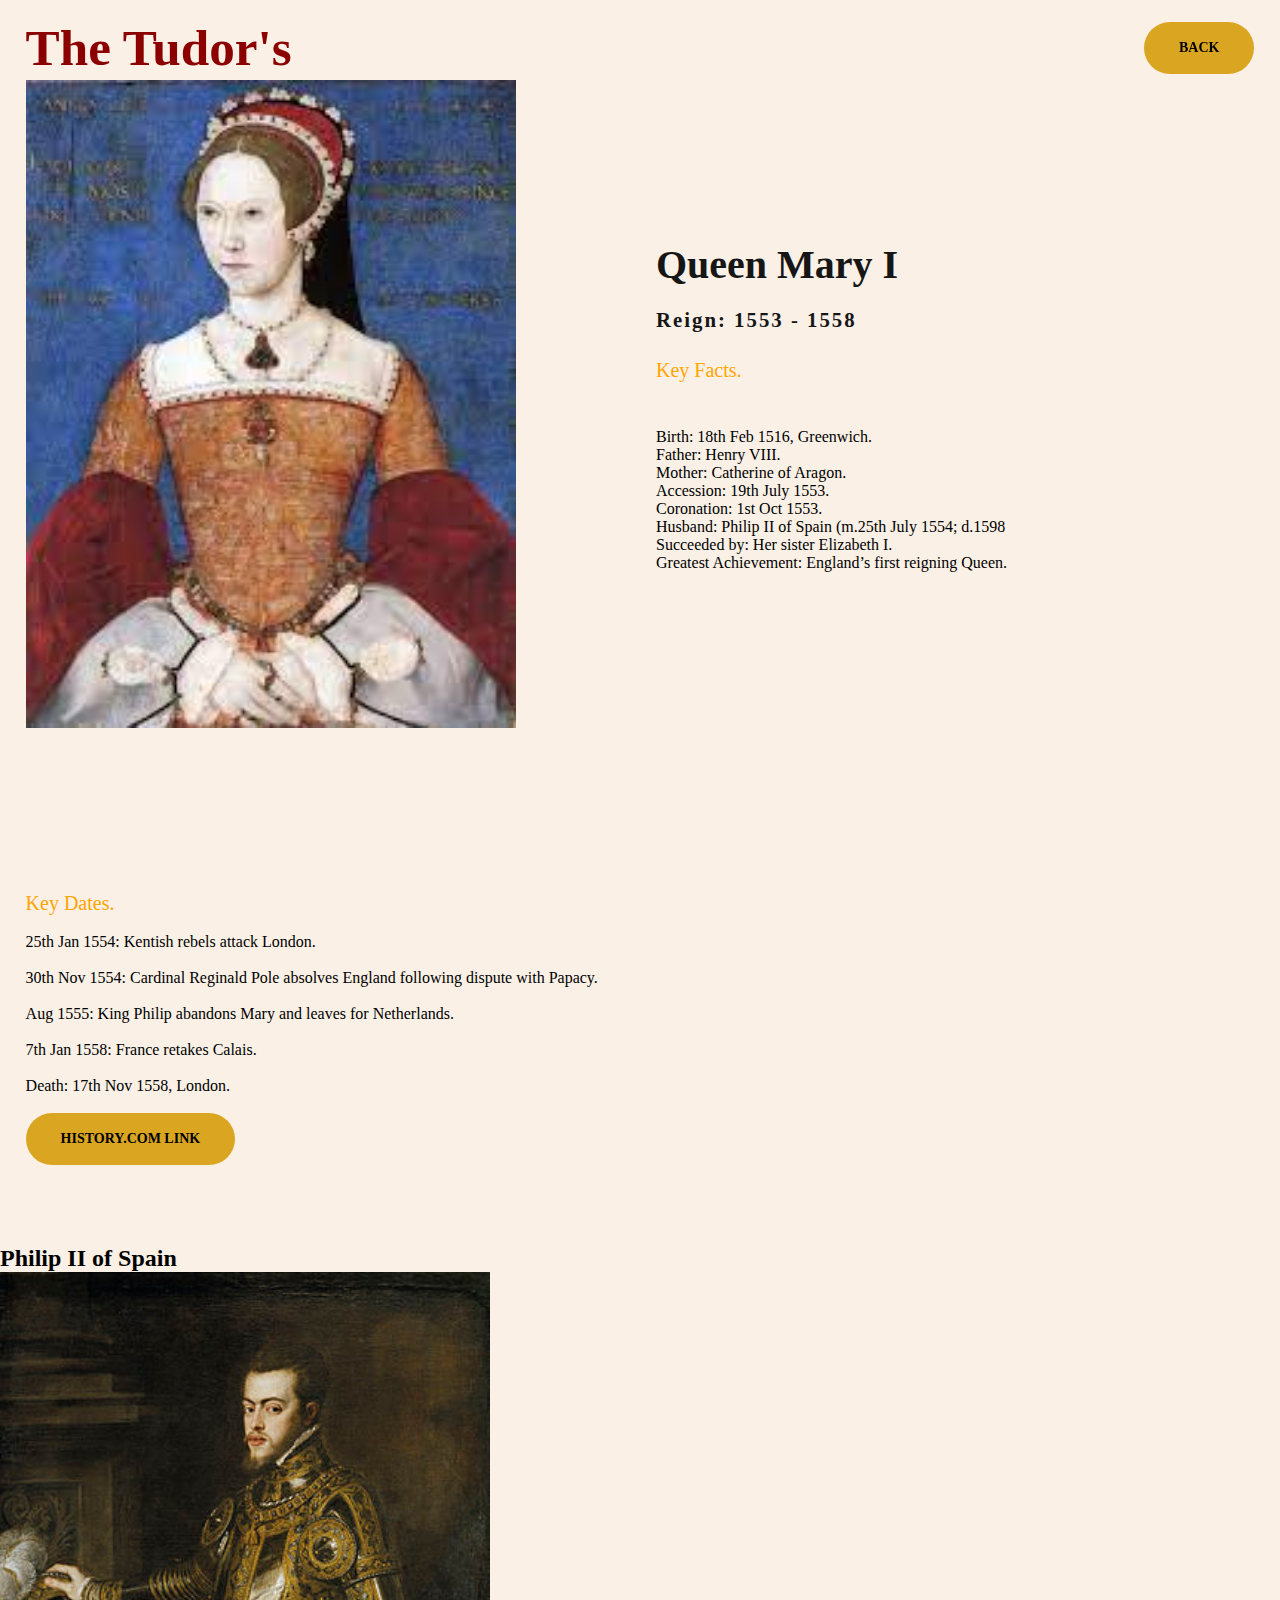
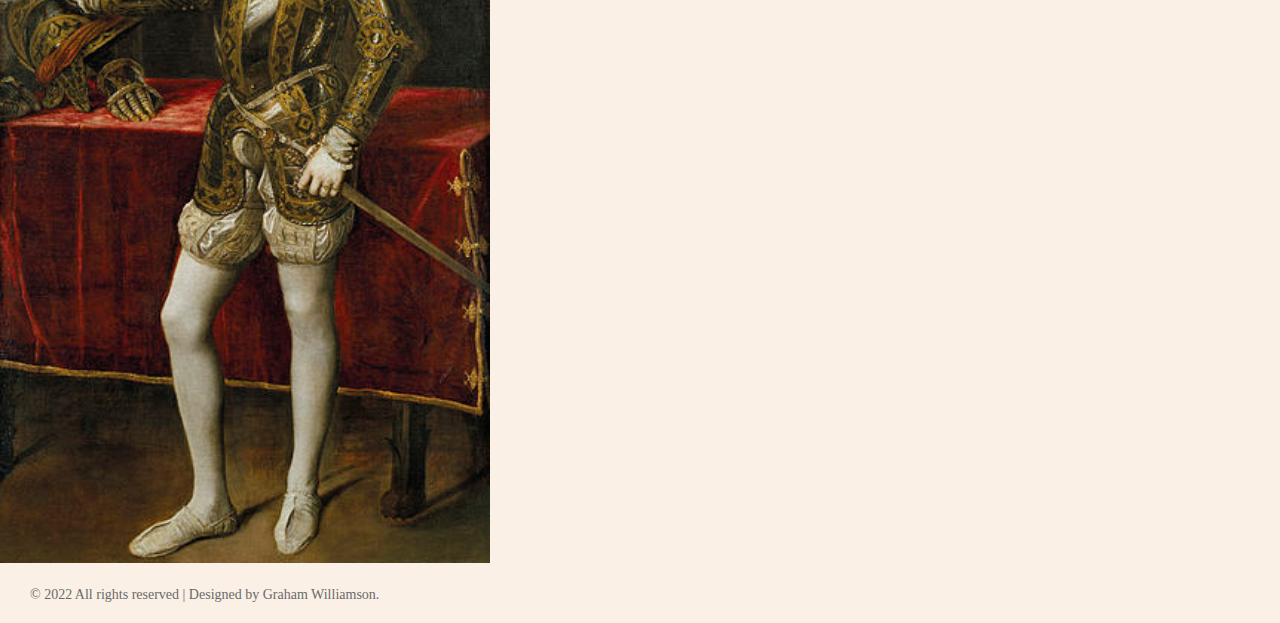
<file: mary1.html>
<!DOCTYPE html>
<html lang="en">
    <head>
        <!--Content Author Graham Williamson-->
        <!--Project 1 (A Brief History of the Tudors)-->
        <!--Page on Mary I-->
        <meta charset="utf-8">
        <meta name="viewport" content="width=device-width, initial-scale=1">
        <meta name="description" content="The Tudor Dynesty">
        <title> The Tudors</title>
        <link href="style.css" rel="stylesheet" type="text/css"/>
        <Link rel="shortcut icon" type="image/png" href="favicon.png">
        <link rel="stylesheet" href="http://unpkg.com/boxicons@latest/css/boxicons.min.css">
        <link rel="preconnect" href="https://fonts.googleapis.com">
        <link rel="preconnect" href="https://fonts.gstatic.com" crossorigin>
        <link href="https://fonts.googleapis.com/css2?family=Poppins:ital,wght@1,600&display=swap" rel="stylesheet">    
    </head>
     <body>
        <!--header-->
        <header>
            <a href="#" class="logo">The Tudor's</a>
            <div class="bx bx-menu" id="menu-icon"></div>
                <li><a href="index.html" class="btn">back</a></li>
        </header>
        <section class="maryI" id="maryI">
            <div class="about-img">
                <img src="mary1_1.jpeg" alt="picture of queen maryI" >
            </div>
            <div class="about-text">
                <h2>Queen Mary I</h2>
                <h5>Reign: 1553 - 1558</h5>
                <p style="color: orange; font-size: 20px;">
                    Key Facts.
                </p>
                <!--Key Facts-->
                    <ul>
                        <li>Birth: 18th Feb 1516, Greenwich.</li>
                        <li>Father: Henry VIII.</li>
                        <li>Mother: Catherine of Aragon.</li>
                        <li>Accession: 19th July 1553.</li>
                        <li>Coronation: 1st Oct 1553.</li>
                        <li>Husband: Philip II of Spain (m.25th July 1554; d.1598</li>
                        <li>Succeeded by: Her sister Elizabeth I.</li>
                        <li>Greatest Achievement: England’s first reigning Queen.</li>
                        <li></li>
                    </ul>
            </div>
        </section>
        <section>
            <p style="color: orange; font-size: 20px;">
                Key Dates.
            </p>
            <br>
            <!--Key Dates-->
                <ul>
                    <li>25th Jan 1554: Kentish rebels attack London.</li>
                    <br>
                    <li>30th Nov 1554: Cardinal Reginald Pole absolves England following dispute with Papacy.</li>
                    <br>
                    <li>Aug 1555: King Philip abandons Mary and leaves for Netherlands.</li>
                    <br>
                    <li>7th Jan 1558: France retakes Calais.</li>
                    <br>
                    <li>Death: 17th Nov 1558, London.</li>
                </ul>
                <br>
                <a href="https://www.history.com/topics/british-history/mary-i" class="btn">History.com Link</a>
            </section>
        <!--Pictures-->
        <div class="about-img">
            <h2>Philip II of Spain</h2>
            <img src="Philip_II.jpg" alt="Philip II of Spain" >
        </div>
    </body>
<!--copyright-->
<footer>
<div class="copyright">
    <p>© 2022 All rights reserved | Designed by Graham Williamson.</p>
   </div>
</footer>

<!--link to javascript-->
<script type="text/javascript" src="script.js"></script>


<!--Content influenced and provided by Wikipedia, britannica.com and History.com-->
   
</html>
</file>
<file: style.css>
*{
    padding: 0;
    margin: 0;
    box-sizing: border-box;
    font-family: 'Libre Caslon Text', serif;
    list-style: none;
    text-decoration: none;
    scroll-behavior: smooth;
    scroll-padding-top: 3rem;
}
:root{
    --bg-color: linen;
    --second-bg-color: #f9f9f9;
    --text-color: black;
    --second-color: #161616;
    --main-color: goldenrod;
    --other-color: #6a6a6a;
    --big-font: 5.7rem;
    --h2-font: 3.8rem;
    --p-font: 1rem;
}

body{
    background: var(--bg-color);
    color: var(--text-color);
}

header{
    position: fixed;
    width: 100%;
    right: 0;
    top: 0;
    z-index: 1000;
    display: flex;
    align-items: center;
    justify-content: space-between;
    padding: 15px 6%;
}
.logo{
    font-size: 3.2rem;
    font-weight: 600;
    color: darkred;
}
span{
    color: var(--main-color);
    text-shadow: 4px 4px black;
}
.navlist{
    display: flex;
}
.navlist li{
    position: relative;
}
.navlist a{
    color: var(--text-color);
    font-weight: 500;
    font-size: 1rem;
    padding: 10px 28px 0px 0px;
}
.navlist a::after{
    content: '';
    position: absolute;
    width: 0;
    height: 2px;
    background: var(--main-color);
    left: 0;
    bottom: -4px;
    transition: eaes .40s;
}
.navlist a:hover::after{
    width: 100%;
}
#menu-icon{
    font-size: 26px;
    color: var(--text-color);
    cursor: pointer;
    z-index: 1001;
    display: none;
}
.h-btn a{
    color: var(--text-color);
    font-weight: 500;
    padding: 8px 26px;
    border: 2px solid transparent;
    transition: ease .40s;
}
.h-btn .sign-in{
    color: var(--text-color);
    background: var(--main-color);
    border-radius: 30px;
}
.h-btn .sign-in:hover{
    background: transparent;
    border: 2px solid var(--main-color);
}
section{
    padding: 120px 16%;
}
.home{
    background-image: url(crest.png);
    background-color: var(--bg-color);
    background-size: cover;
    background-position: center;
    height: 100vh;
    width: 100%;
    position: relative;
    display: grid;
    grid-template-columns: repeat(1, 1fr);
    align-items: center;
    padding-top: 100px;
}
.home-text{
    padding-top: 90px;
}
.home-text h1{
    font-size: var(--big-font);
    color: var(--text-color);
    line-height: 1.11;
    font-weight: 500;
    letter-spacing: 1px;
    margin: -95px 0 25px;
}
.home-text h4{
    color: var(--text-color);
    font-size: 1.0rem;
    line-height: 1.21;
    font-weight: 100;
    margin-bottom: 15px;
}
.home-text p{
    font-size: x-large;
}
.btn{
    display: inline-block;
    font-size: 14px;
    font-weight: 600;
    padding: 16px 33px;
    background: var(--main-color);
    color: var(--text-color);
    border-radius: 30px;
    border: 2px solid transparent;
    text-transform: uppercase;
    transition: ease .30s;
}
.btn:hover{
    transform: translate(-10px);
    background: transparent;
    color: var(--main-color);
    border: 2px solid var(--main-color);
}
.henryVII{
    background: var(--bg-color);
    display: grid;
    grid-template-columns: repeat(2, 2fr);
    align-items: center;
    grid-gap: 2rem;
}
.henryVIII{
    background: var(--bg-color);
    display: grid;
    grid-template-columns: repeat(2, 2fr);
    align-items: center;
    grid-gap: 2rem;
}
.edwardVI{
    background: var(--bg-color);
    display: grid;
    grid-template-columns: repeat(2, 2fr);
    align-items: center;
    grid-gap: 2rem;
}
.maryI{
    background: var(--bg-color);
    display: grid;
    grid-template-columns: repeat(2, 2fr);
    align-items: center;
    grid-gap: 2rem;
}
.elizabethI{
    background: var(--bg-color);
    display: grid;
    grid-template-columns: repeat(2, 2fr);
    align-items: center;
    grid-gap: 2rem;
}
.about-img img{
    max-width: 100%;
    width: 490px;
    height: auto;
}
.about-text h2{
    font-size: var(--h2-font);
    color: var(--second-color);
    font-weight: 700;
    line-height: 1.2;
    margin-bottom: 1.2rem;
}
.about-text h5{
    color: var(--second-color);
    font-size: 1.3rem;
    margin-bottom: 20px;
    letter-spacing: 2px;
}
.about-text p{
    font-size: var(--p-font);
    font-weight: 400;
    max-width: 570px;
    line-height: 1.8;
    color: var(--other-color);
    margin-bottom: 2.5rem;
}
.heading{
    text-align: center;
}
.heading h6{
    font-size: 16px;
    font-weight: 600;
    color: var(--main-color);
    margin-bottom: 5px;
    line-height: 1;
}
.heading h2{
    font-size: var(--h2-font);
    color: var(--second-color);
    font-weight: 700;
    line-height: 1.1
    margin-bottom: 1.0rem;
}
.heading p{
    font-size: var(--p-font);
    font-weight: 400;
    line-height: 1.8;
    color: var(--other-color);
}
.copyright{
    background: var(--bg-color);
    padding: 20px 30px;
    display: flex;
    flex-wrap: wrap;
    align-items: center;
    justify-content: space-between;
}
.copyright p{
    font-size: 14px;
    font-weight: 500;
    color: var(--other-color);
}
.icon a{
    display: inline-flex;
    align-items: center;
    justify-content: center;
    background: var(--main-color);
    width: 45px;
    height: 45px;
    margin: 0px 5px;
    color: var(--text-color);
    font-size: 2.8rem;
    border-radius: 50%;
    transition: all .40s;
}
.icon a:hover{
    transform: translateY(-10px);
}

/*display for smaller screens*/

@media (max-width: 1380px){
    header{
        padding: 18px 2%;
        transition: .2s;
    }
    section{
        padding: 80px 2%;
        transition: .3s;
    }
    :root{
        --big-font: 4.7rem;
        --h2-font: 2.5rem;
    }
    .home-text h4{
        font-size: 1.2rem;
    }
    .count span{
        font-size: 1.3rem;
    }
}
@media (max-width: 1120px){
    header{
        padding: 14px 2%;
    }
    .home{
        height: 85vh;
    }
    #menu-icon{
        display: block;
    }
    .sign-up{
        display: none;
    }
    .navlist{
        position: absolute;
        top: -600px;
        left: 0;
        right: 0;
        display: flex;
        flex-direction: column;
        background: var(--main-color);
        text-align: left;
        transition: all .35s ease;
    }
    .navlist a{
        display: block;
        padding: 1rem;
        margin: 1.2rem;
        border: none;
        border-left: 2px solid var(--text-color);
    }
    .navlist a:hover{
        background: var(--text-color);
        color: var(--second-color);
        border: none;
    }
    .navlist a::after{
        display: none;
    }
    .navlist.active{
        top: 100%;
    }
}
@media (max-width: 770px){
    .about{
        grid-template-columns: 1fr;
    }
    .about-img{
        text-align: center;
        margin-bottom: 40px;
    }
    .contact{
        text-align: center;
    }
    .contact h2{
        font-size: 1.4rem;
    }
    .copyright{
        justify-content: center;
        text-align: center;
    }
    .copyright p{
        margin-bottom: 30px;
    }
}
@media (max-width: 750px){
    :root{
        --big-font: 3.5rem;
        --h2-font: 1.9rem;
        --p-font: 0.9rem;

    }
}
@media (max-width: 630px){
    section{
        padding: 90px 4%;
    }
    .about{
        grid-template-columns: 1fr;
    }
    header{
        padding: 14px 4%;
    }
    :root{
        --big-font: 3.2rem;
        --h2-font: 1.8rem;
        --p-font: 0.6rem;
    }
    .home-text h4{
        font-size: 1.2rem;
    }
    .count li{
        margin-bottom: 20px;
        font-size: 1rem;
    }
    .count span{
        font-size: 1.2rem;
    }
    .h-btn{
        max-width: 90%;
        padding-top: 0.7rem;
        padding-bottom: 0.7rem;
    }
    .home{
        background-image: url(crest.png);
        background-color: var(--bg-color);
        background-size: cover;
        background-position: center;
        background-blend-mode: soft-light;
        height: 100vh;
        width: 100%;
        position: relative;
        display: grid;
        grid-template-columns: repeat(1, 1fr);
        align-items: center;
        padding-top: 90px;
        padding-bottom: 50%;
    }
    
}
</file>
